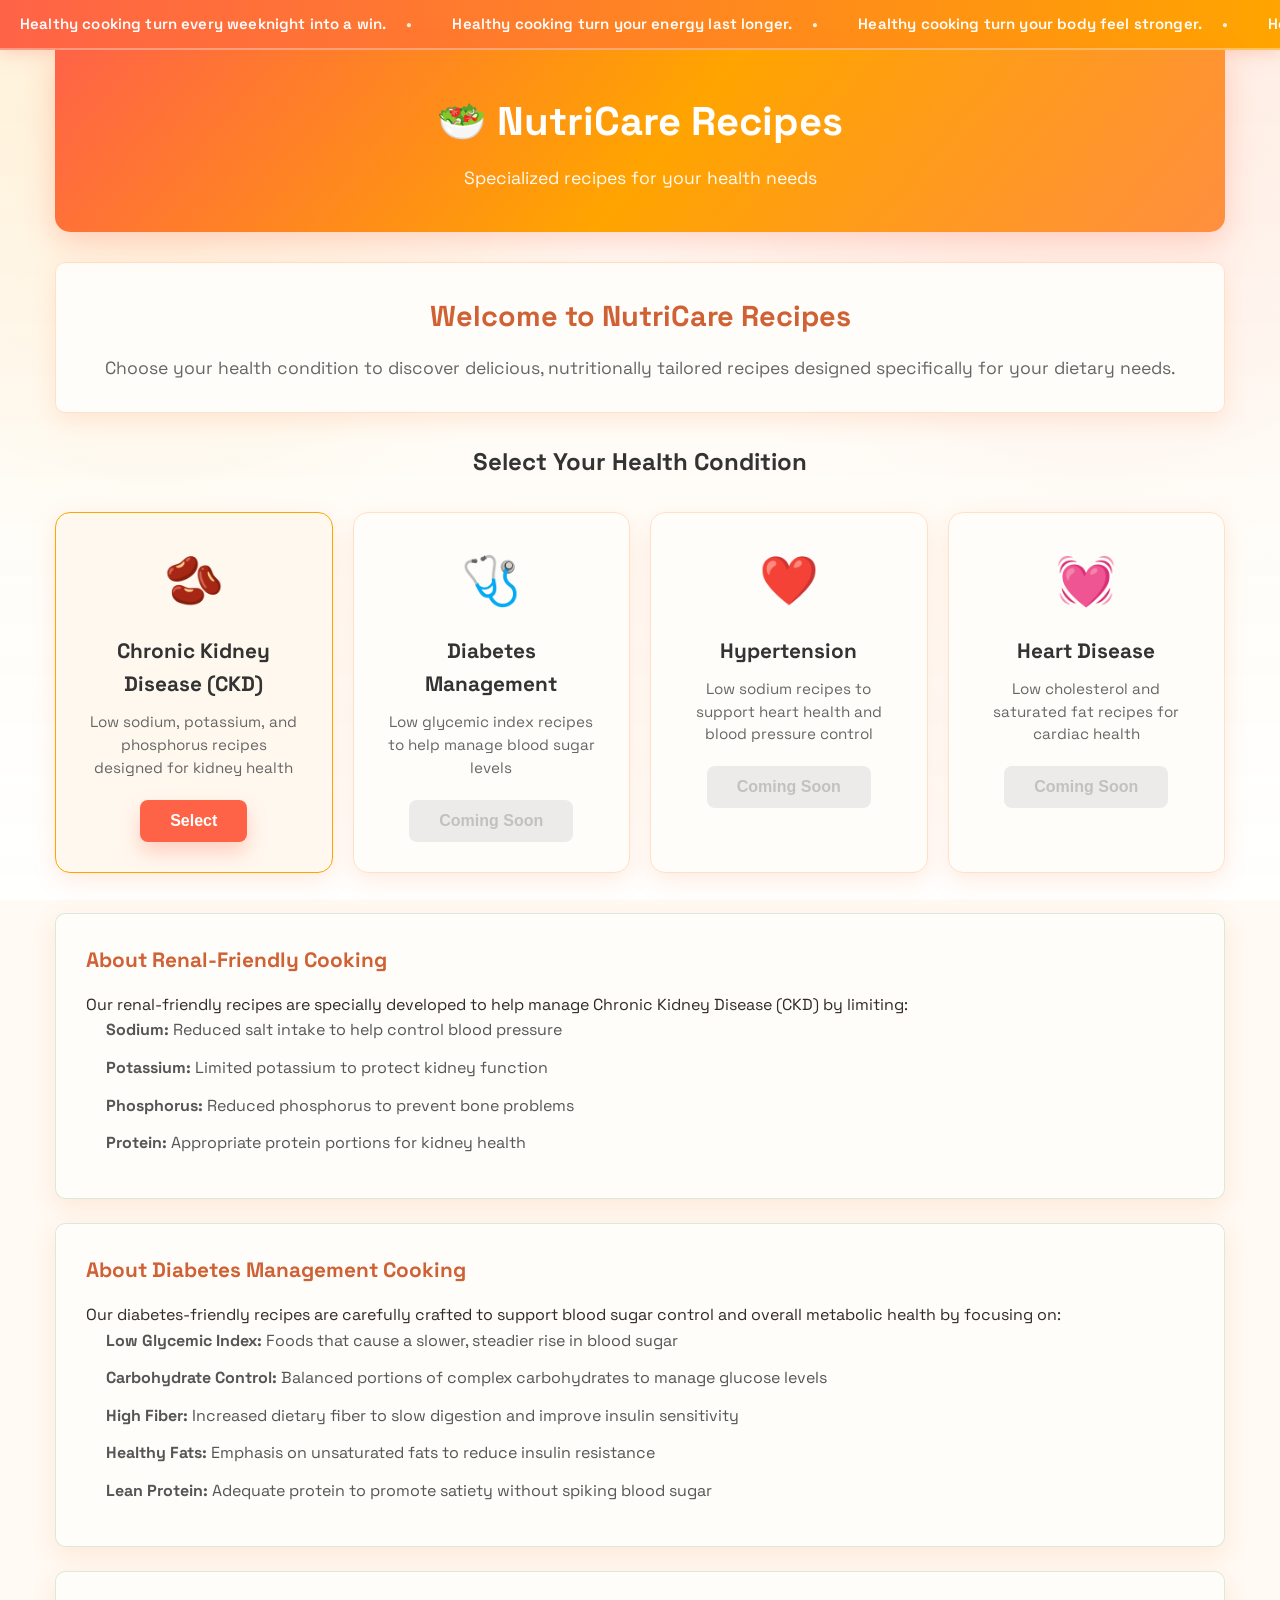
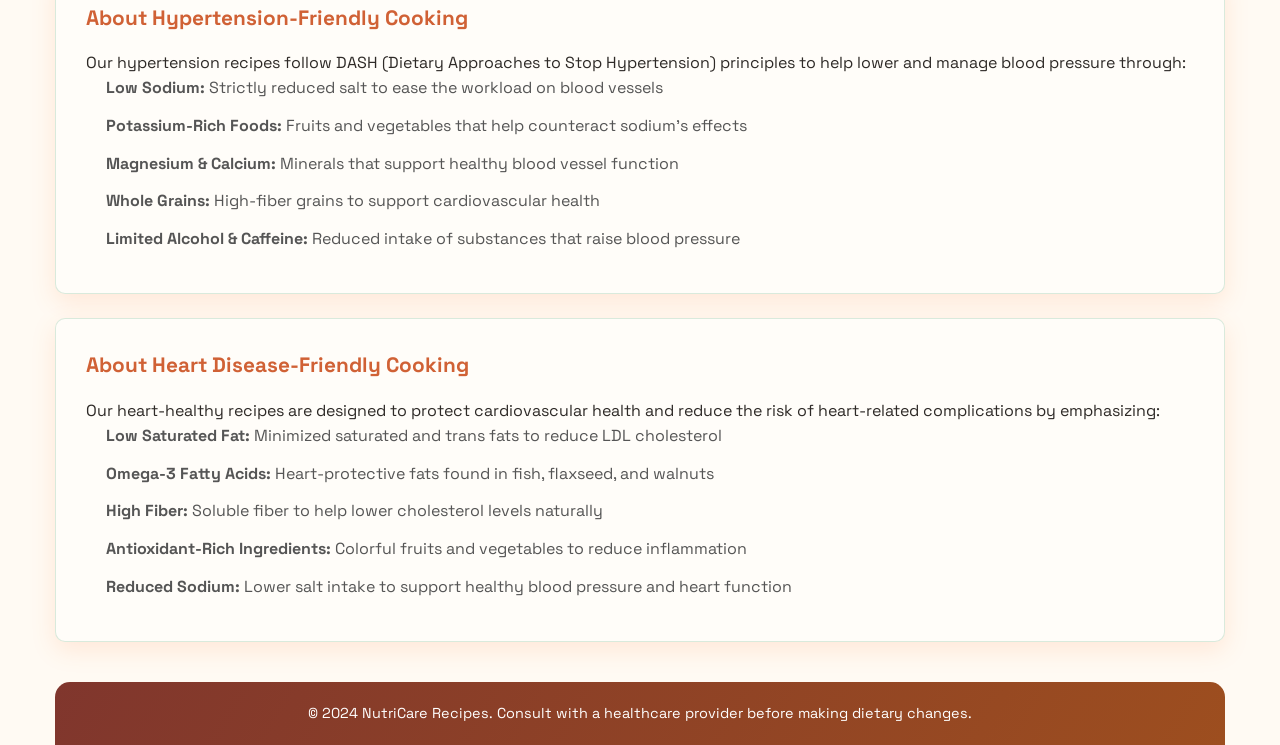
<file: index.html>
<!DOCTYPE html>
<html lang="en">
<head>
    <meta charset="UTF-8">
    <meta name="viewport" content="width=device-width, initial-scale=1.0">
    <title>NutriCare Recipes - Specialized Recipes for Health Conditions</title>
    <link rel="stylesheet" href="css/style.css">
</head>
<body>
    <section class="quote-ticker" aria-label="Healthy quotes ticker">
        <div class="quote-ticker__viewport">
            <div class="quote-ticker__track" id="quoteTickerTrack"></div>
        </div>
    </section>

    <div class="container">
        <!-- Header -->
        <header class="header">
            <div class="header-content">
                <h1>🥗 NutriCare Recipes</h1>
                <p class="tagline">Specialized recipes for your health needs</p>
            </div>
        </header>

        <!-- Main Content -->
        <main class="main-content">
            <div class="intro-section">
                <h2>Welcome to NutriCare Recipes</h2>
                <p>Choose your health condition to discover delicious, nutritionally tailored recipes designed specifically for your dietary needs.</p>
            </div>

            <!-- Health Condition Selector -->
            <section class="conditions-section">
                <h3>Select Your Health Condition</h3>
                <div class="conditions-grid">
                    <!-- Renal Disease -->
                    <div class="condition-card" data-condition="renal">
                        <div class="condition-icon">🫘</div>
                        <h4>Chronic Kidney Disease (CKD)</h4>
                        <p>Low sodium, potassium, and phosphorus recipes designed for kidney health</p>
                        <button class="btn btn-primary" onclick="selectCondition('renal')">Select</button>
                    </div>

                    <!-- Diabetes -->
                    <div class="condition-card" data-condition="diabetes">
                        <div class="condition-icon">🩺</div>
                        <h4>Diabetes Management</h4>
                        <p>Low glycemic index recipes to help manage blood sugar levels</p>
                        <button class="btn btn-secondary" onclick="selectCondition('diabetes')" disabled title="Coming soon">Coming Soon</button>
                    </div>

                    <!-- Hypertension -->
                    <div class="condition-card" data-condition="hypertension">
                        <div class="condition-icon">❤️</div>
                        <h4>Hypertension</h4>
                        <p>Low sodium recipes to support heart health and blood pressure control</p>
                        <button class="btn btn-secondary" onclick="selectCondition('hypertension')" disabled title="Coming soon">Coming Soon</button>
                    </div>

                    <!-- Heart Disease -->
                    <div class="condition-card" data-condition="heart">
                        <div class="condition-icon">💓</div>
                        <h4>Heart Disease</h4>
                        <p>Low cholesterol and saturated fat recipes for cardiac health</p>
                        <button class="btn btn-secondary" onclick="selectCondition('heart')" disabled title="Coming soon">Coming Soon</button>
                    </div>
                </div>
            </section>

            <!-- Information Section -->
            <section class="info-section">
                <div class="info-box">
                    <h3>About Renal-Friendly Cooking</h3>
                    <p>Our renal-friendly recipes are specially developed to help manage Chronic Kidney Disease (CKD) by limiting:</p>
                    <ul>
                        <li><strong>Sodium:</strong> Reduced salt intake to help control blood pressure</li>
                        <li><strong>Potassium:</strong> Limited potassium to protect kidney function</li>
                        <li><strong>Phosphorus:</strong> Reduced phosphorus to prevent bone problems</li>
                        <li><strong>Protein:</strong> Appropriate protein portions for kidney health</li>
                    </ul>
                </div>

                <div class="info-box">
                    <h3>About Diabetes Management Cooking</h3>
                    <p>Our diabetes-friendly recipes are carefully crafted to support blood sugar control and overall metabolic health by focusing on:</p>
                    <ul>
                        <li><strong>Low Glycemic Index:</strong> Foods that cause a slower, steadier rise in blood sugar</li>
                        <li><strong>Carbohydrate Control:</strong> Balanced portions of complex carbohydrates to manage glucose levels</li>
                        <li><strong>High Fiber:</strong> Increased dietary fiber to slow digestion and improve insulin sensitivity</li>
                        <li><strong>Healthy Fats:</strong> Emphasis on unsaturated fats to reduce insulin resistance</li>
                        <li><strong>Lean Protein:</strong> Adequate protein to promote satiety without spiking blood sugar</li>
                    </ul>
                </div>

                <div class="info-box">
                    <h3>About Hypertension-Friendly Cooking</h3>
                    <p>Our hypertension recipes follow DASH (Dietary Approaches to Stop Hypertension) principles to help lower and manage blood pressure through:</p>
                    <ul>
                        <li><strong>Low Sodium:</strong> Strictly reduced salt to ease the workload on blood vessels</li>
                        <li><strong>Potassium-Rich Foods:</strong> Fruits and vegetables that help counteract sodium's effects</li>
                        <li><strong>Magnesium &amp; Calcium:</strong> Minerals that support healthy blood vessel function</li>
                        <li><strong>Whole Grains:</strong> High-fiber grains to support cardiovascular health</li>
                        <li><strong>Limited Alcohol &amp; Caffeine:</strong> Reduced intake of substances that raise blood pressure</li>
                    </ul>
                </div>

                <div class="info-box">
                    <h3>About Heart Disease-Friendly Cooking</h3>
                    <p>Our heart-healthy recipes are designed to protect cardiovascular health and reduce the risk of heart-related complications by emphasizing:</p>
                    <ul>
                        <li><strong>Low Saturated Fat:</strong> Minimized saturated and trans fats to reduce LDL cholesterol</li>
                        <li><strong>Omega-3 Fatty Acids:</strong> Heart-protective fats found in fish, flaxseed, and walnuts</li>
                        <li><strong>High Fiber:</strong> Soluble fiber to help lower cholesterol levels naturally</li>
                        <li><strong>Antioxidant-Rich Ingredients:</strong> Colorful fruits and vegetables to reduce inflammation</li>
                        <li><strong>Reduced Sodium:</strong> Lower salt intake to support healthy blood pressure and heart function</li>
                    </ul>
                </div>
            </section>
        </main>

        <!-- Footer -->
        <footer class="footer">
            <p>&copy; 2024 NutriCare Recipes. Consult with a healthcare provider before making dietary changes.</p>
        </footer>
    </div>

    <script src="js/quotes.js"></script>
    <script src="js/app.js"></script>
</body>
</html>
</file>
<file: css/style.css>
@import url('https://fonts.googleapis.com/css2?family=Space+Grotesk:wght@400;500;600;700&display=swap');

/* Global Styles */
* {
    margin: 0;
    padding: 0;
    box-sizing: border-box;
}

body {
    font-family: 'Segoe UI', Tahoma, Geneva, Verdana, sans-serif;
    line-height: 1.6;
    color: #333;
    background-color: #f8f9fa;
}

.container {
    max-width: 1200px;
    margin: 0 auto;
    padding: 0 15px;
    min-height: 100vh;
    display: flex;
    flex-direction: column;
}
.quote-ticker {
    width: 100%;
    background: linear-gradient(90deg, #ff6347 0%, #ffa400 100%);
    color: #fff;
    border-bottom: 2px solid rgba(255, 255, 255, 0.35);
    box-shadow: 0 4px 14px rgba(255, 99, 71, 0.22);
    overflow: hidden;
}

.quote-ticker__viewport {
    overflow: hidden;
    white-space: nowrap;
}

.quote-ticker__track {
    display: inline-flex;
    width: max-content;
    will-change: transform;
    animation: quoteTickerRun 240s linear infinite;
}

.quote-ticker__segment {
    display: inline-flex;
    align-items: center;
    flex-shrink: 0;
}

.quote-ticker__item {
    display: inline-block;
    padding: 12px 20px;
    font-weight: 600;
    font-size: 0.94em;
    letter-spacing: 0.01em;
    white-space: nowrap;
}

.quote-ticker__item::after {
    content: "•";
    margin-left: 20px;
    opacity: 0.85;
}

.quote-ticker:hover .quote-ticker__track {
    animation-play-state: paused;
}

/* Header Styles */
.header {
    background: #8b7566;
    color: white;
    padding: 40px 0;
    text-align: center;
    margin-bottom: 30px;
    border-radius: 0 0 15px 15px;
    box-shadow: 0 2px 8px rgba(0, 0, 0, 0.1);
}

.header h1 {
    font-size: 2.5em;
    margin-bottom: 10px;
    font-weight: 700;
}

.header .tagline {
    font-size: 1.1em;
    opacity: 0.95;
}

.breadcrumb {
    margin-top: 15px;
    font-size: 0.9em;
    opacity: 0.8;
}

.breadcrumb a {
    color: white;
    text-decoration: none;
    transition: opacity 0.3s;
}

.breadcrumb a:hover {
    opacity: 0.7;
}

/* Main Content */
.main-content {
    flex: 1;
}

/* Intro Section */
.intro-section {
    background: white;
    padding: 30px;
    border-radius: 10px;
    margin-bottom: 30px;
    box-shadow: 0 2px 8px rgba(0, 0, 0, 0.1);
    text-align: center;
}

.intro-section h2 {
    color: #8b7566;
    margin-bottom: 15px;
    font-size: 1.8em;
}

.intro-section p {
    color: #666;
    font-size: 1.1em;
}

/* Conditions Section */
.conditions-section {
    margin-bottom: 40px;
    text-align: center;
}

.conditions-section h3 {
    color: #333;
    margin-bottom: 30px;
    font-size: 1.5em;
}

.conditions-grid {
    display: grid;
    grid-template-columns: repeat(auto-fit, minmax(250px, 1fr));
    gap: 20px;
    margin-bottom: 20px;
}

.condition-card {
    background: white;
    padding: 30px;
    border-radius: 15px;
    box-shadow: 0 4px 12px rgba(0, 0, 0, 0.1);
    transition: transform 0.3s, box-shadow 0.3s;
    text-align: center;
    border: 2px solid transparent;
}

.condition-card:hover {
    transform: translateY(-5px);
    box-shadow: 0 8px 20px rgba(0, 0, 0, 0.15);
}

.condition-card[data-condition="renal"] {
    border-color: #c9a876;
    background: #fffaf5;
}

.condition-icon {
    font-size: 3em;
    margin-bottom: 15px;
}

.condition-card h4 {
    color: #333;
    margin-bottom: 10px;
    font-size: 1.3em;
}

.condition-card p {
    color: #666;
    margin-bottom: 20px;
    font-size: 0.95em;
    line-height: 1.5;
}

/* Button Styles */
.btn {
    padding: 12px 30px;
    border: none;
    border-radius: 8px;
    font-size: 1em;
    cursor: pointer;
    transition: all 0.3s;
    font-weight: 600;
}

.btn-primary {
    background: #8b7566;
    color: white;
}

.btn-primary:hover:not(:disabled) {
    background: #7a6555;
    box-shadow: 0 4px 12px rgba(0, 0, 0, 0.12);
}

.btn-secondary {
    background: #e0e0e0;
    color: #999;
    cursor: not-allowed;
}

.btn-secondary:disabled {
    opacity: 0.6;
}

/* Info Section */
.info-section {
    margin-top: 40px;
}

.info-box {
    background: white;
    padding: 30px;
    border-radius: 10px;
    box-shadow: 0 2px 8px rgba(0, 0, 0, 0.1);
    border-left: 5px solid #c9a876;
    margin-bottom: 24px;
}

.info-box:last-child {
    margin-bottom: 0;
}

.info-box h3 {
    color: #8b7566;
    margin-bottom: 15px;
    font-size: 1.3em;
}

.info-box ul {
    margin-left: 20px;
    list-style: none;
}

.info-box li {
    margin-bottom: 12px;
    color: #555;
    line-height: 1.6;
}

/* Cuisine Selector */
.cuisine-selector {
    background: white;
    padding: 30px;
    border-radius: 10px;
    margin-bottom: 30px;
    box-shadow: 0 2px 8px rgba(0, 0, 0, 0.1);
}

.cuisine-selector h2 {
    color: #333;
    margin-bottom: 20px;
    text-align: center;
}

.renal-guidance-panel {
    background: #fffaf5;
    border: 1px solid var(--ring);
    border-left: 4px solid #c9a876;
    padding: 20px;
    border-radius: 10px;
    margin-bottom: 24px;
}

.renal-guidance-panel h3 {
    color: #8b7566;
    margin-bottom: 8px;
}

.renal-guidance-panel p {
    color: #445;
    margin-bottom: 12px;
}

.renal-guidance-targets {
    display: flex;
    gap: 10px;
    flex-wrap: wrap;
}

.guidance-target {
    background: white;
    border: 1px solid var(--ring);
    border-radius: 8px;
    padding: 8px 12px;
    font-weight: 600;
    color: #8b7566;
}

.cuisine-tabs {
    display: flex;
    gap: 10px;
    justify-content: center;
    flex-wrap: wrap;
}

.tab-btn {
    padding: 12px 25px;
    border: 2px solid #ddd;
    background: white;
    border-radius: 25px;
    cursor: pointer;
    font-size: 1em;
    transition: all 0.3s;
    font-weight: 600;
}

.tab-btn:hover {
    border-color: #c9a876;
    color: #8b7566;
}

.tab-btn.active {
    background: #8b7566;
    color: white;
    border-color: transparent;
}

/* Search Section */
.search-section {
    background: white;
    padding: 25px;
    border-radius: 10px;
    margin-bottom: 25px;
    box-shadow: 0 2px 8px rgba(0, 0, 0, 0.1);
}

.search-box {
    display: flex;
    gap: 10px;
    margin-bottom: 15px;
}

.search-box input {
    flex: 1;
    padding: 12px 15px;
    border: 2px solid #ddd;
    border-radius: 8px;
    font-size: 1em;
    transition: border-color 0.3s;
}

.search-box input:focus {
    outline: none;
    border-color: #c9a876;
}

.search-box button {
    padding: 12px 25px;
    background: #8b7566;
    color: white;
    border: none;
    border-radius: 8px;
    cursor: pointer;
    font-weight: 600;
    transition: background 0.3s;
}

.search-box button:hover {
    background: #7a6555;
}

.filter-options {
    display: flex;
    gap: 15px;
    flex-wrap: wrap;
}

.filter-options select {
    padding: 10px 15px;
    border: 2px solid #ddd;
    border-radius: 8px;
    font-size: 0.95em;
    cursor: pointer;
    background: white;
    transition: border-color 0.3s;
}

.filter-options select:focus {
    outline: none;
    border-color: #c9a876;
}

/* Recipe Count */
.recipe-count {
    text-align: center;
    margin-bottom: 20px;
    color: #666;
}

/* Recipes Grid */
.recipes-grid {
    display: grid;
    grid-template-columns: repeat(auto-fill, minmax(280px, 1fr));
    gap: 25px;
    margin-bottom: 40px;
}

.recipe-card {
    background: white;
    border-radius: 12px;
    overflow: hidden;
    box-shadow: 0 4px 12px rgba(0, 0, 0, 0.1);
    transition: transform 0.3s, box-shadow 0.3s;
    cursor: pointer;
    display: flex;
    flex-direction: column;
}

.recipe-card:hover {
    transform: translateY(-8px);
    box-shadow: 0 8px 20px rgba(0, 0, 0, 0.15);
}

.recipe-image {
    width: 100%;
    height: 200px;
    background: #8b7566;
    display: flex;
    align-items: center;
    justify-content: center;
    font-size: 3em;
    color: white;
}

.recipe-content {
    padding: 20px;
    flex: 1;
    display: flex;
    flex-direction: column;
}

.recipe-cuisine {
    display: inline-block;
    background: #f0f0f0;
    color: #8b7566;
    padding: 5px 12px;
    border-radius: 20px;
    font-size: 0.8em;
    font-weight: 600;
    margin-bottom: 10px;
    width: fit-content;
}

.recipe-card h3 {
    color: #333;
    margin-bottom: 10px;
    font-size: 1.2em;
    line-height: 1.4;
}

.recipe-details {
    display: flex;
    gap: 15px;
    margin-bottom: 15px;
    flex-wrap: wrap;
    font-size: 0.9em;
    color: #666;
}

.recipe-detail-item {
    display: flex;
    align-items: center;
    gap: 5px;
}

.recipe-description {
    color: #666;
    font-size: 0.95em;
    margin-bottom: 15px;
    flex: 1;
    line-height: 1.5;
}

.serving-weight-text {
    font-size: 0.85em;
    color: #666;
    margin-bottom: 10px;
}

.recipe-nutrition {
    display: flex;
    gap: 10px;
    padding-top: 15px;
    border-top: 1px solid #eee;
    flex-wrap: wrap;
}

.nutrition-badge {
    background: #f0f0f0;
    padding: 8px 12px;
    border-radius: 6px;
    font-size: 0.85em;
    color: #555;
}

.nutrition-badge strong {
    color: #8b7566;
}

.nutrition-total {
    margin-top: 10px;
    font-size: 0.9em;
    color: #8b7566;
    font-weight: 600;
}

.recipe-card .btn {
    margin-top: auto;
    width: 100%;
    text-align: center;
}

/* Modal Styles */
.modal {
    position: fixed;
    z-index: 1000;
    left: 0;
    top: 0;
    width: 100%;
    height: 100%;
    background-color: rgba(0, 0, 0, 0.5);
    animation: fadeIn 0.3s;
}

@keyframes fadeIn {
    from { opacity: 0; }
    to { opacity: 1; }
}

.modal-content {
    background-color: white;
    margin: 5% auto;
    padding: 0;
    border-radius: 12px;
    width: 90%;
    max-width: 800px;
    max-height: 90vh;
    overflow-y: auto;
    box-shadow: 0 10px 40px rgba(0, 0, 0, 0.3);
    animation: slideIn 0.3s;
}

@keyframes slideIn {
    from {
        transform: translateY(-50px);
        opacity: 0;
    }
    to {
        transform: translateY(0);
        opacity: 1;
    }
}

.close {
    color: #999;
    float: right;
    font-size: 28px;
    font-weight: bold;
    cursor: pointer;
    padding: 15px;
}

.close:hover,
.close:focus {
    color: #333;
}

.recipe-detail {
    padding: 30px;
}

.recipe-detail h2 {
    color: #8b7566;
    margin-bottom: 20px;
    font-size: 2em;
}

.recipe-detail-info {
    display: grid;
    grid-template-columns: repeat(auto-fit, minmax(200px, 1fr));
    gap: 20px;
    margin-bottom: 30px;
}

.detail-info-box {
    background: #f9f9f9;
    padding: 15px;
    border-radius: 8px;
    border-left: 4px solid #c9a876;
}

.detail-info-box h4 {
    color: #8b7566;
    margin-bottom: 8px;
    font-size: 0.9em;
    text-transform: uppercase;
}

.detail-info-box p {
    font-size: 1.1em;
    color: #333;
    font-weight: 600;
}

.recipe-detail h3 {
    color: #333;
    margin-top: 25px;
    margin-bottom: 15px;
    border-bottom: 2px solid #e8ddd0;
    padding-bottom: 10px;
}

.ingredients-list {
    list-style: none;
    margin-bottom: 30px;
}

.ingredients-list li {
    padding: 8px 0;
    padding-left: 25px;
    position: relative;
    color: #555;
}

.ingredients-list li:before {
    content: "✓";
    position: absolute;
    left: 0;
    color: #8b7566;
    font-weight: bold;
}

.instructions-list {
    list-style: none;
    counter-reset: step-counter;
}

.instructions-list li {
    counter-increment: step-counter;
    padding: 15px 0;
    padding-left: 40px;
    position: relative;
    color: #555;
    line-height: 1.6;
}

.instructions-list li:before {
    content: counter(step-counter);
    position: absolute;
    left: 0;
    top: 15px;
    background: #c9a876;
    color: white;
    width: 30px;
    height: 30px;
    border-radius: 50%;
    display: flex;
    align-items: center;
    justify-content: center;
    font-weight: bold;
}

.nutrition-info {
    background: #f9f9f9;
    padding: 20px;
    border-radius: 8px;
    margin-bottom: 20px;
}

.nutrition-grid {
    display: grid;
    grid-template-columns: repeat(auto-fit, minmax(150px, 1fr));
    gap: 15px;
}

.nutrition-item {
    background: white;
    padding: 15px;
    border-radius: 8px;
    text-align: center;
    border: 2px solid #eee;
}

.nutrition-item .label {
    color: #999;
    font-size: 0.85em;
    text-transform: uppercase;
    margin-bottom: 8px;
}

.nutrition-item .value {
    color: #8b7566;
    font-size: 1.5em;
    font-weight: bold;
}

.renal-note {
    background: #fffaf5;
    border-left: 4px solid #c9a876;
    padding: 15px;
    border-radius: 8px;
    margin-top: 20px;
}

.renal-note h4 {
    color: #8b7566;
    margin-bottom: 8px;
}

.renal-note p {
    color: #9d8b7e;
    font-size: 0.95em;
    line-height: 1.6;
}

.renal-guidance {
    background: #fffaf5;
    border: 1px solid var(--ring);
    border-radius: 8px;
    padding: 15px;
    margin-bottom: 18px;
}

.renal-guidance h4 {
    color: #8b7566;
    margin-bottom: 10px;
}

.renal-guidance-grid {
    display: grid;
    grid-template-columns: repeat(auto-fit, minmax(170px, 1fr));
    gap: 10px;
}

.renal-guidance-item {
    background: white;
    border: 1px solid var(--ring);
    border-radius: 8px;
    padding: 10px;
}

.guidance-label {
    color: #556;
    font-size: 0.8em;
    text-transform: uppercase;
    margin-bottom: 6px;
}

.guidance-value {
    color: #8b7566;
    font-size: 1.1em;
    font-weight: 700;
    margin-bottom: 4px;
}

.guidance-status {
    color: #556;
    font-size: 0.8em;
    line-height: 1.4;
}

/* Footer */
.footer {
    background: #333;
    color: white;
    text-align: center;
    padding: 20px;
    margin-top: 40px;
    border-radius: 15px 15px 0 0;
}

.footer p {
    font-size: 0.9em;
}

.ingredient-result-nutrition {
    display: flex;
    justify-content: space-between;
    gap: 10px;
    margin-top: 8px;
    font-size: 0.85em;
    color: #8b7566;
    font-weight: 600;
}

/* Theme Refresh */
:root {
    --bg: #fffaf3;
    --surface: #fffdf9;
    --surface-2: #ffffff;
    --ink: #2e2a27;
    --muted: #7f756d;
    --accent: #ff6347;
    --accent-2: #ffa400;
    --earth: #d06135;
    --ring: #ffe0c8;
    --shadow: 0 8px 24px rgba(255, 125, 58, 0.15);
}

body {
    font-family: 'Space Grotesk', 'Segoe UI', Tahoma, Geneva, Verdana, sans-serif;
    color: var(--ink);
    background: var(--bg);
    position: relative;
}

body::before {
    content: "";
    position: fixed;
    inset: 0;
    pointer-events: none;
    z-index: -1;
    background:
        radial-gradient(circle at 12% 10%, rgba(255, 164, 0, 0.13), transparent 34%),
        radial-gradient(circle at 86% 8%, rgba(255, 99, 71, 0.11), transparent 36%),
        linear-gradient(180deg, rgba(255, 249, 240, 0.95), rgba(255, 255, 255, 0.88));
}

.header {
    background: linear-gradient(130deg, #ff6347 0%, #ffa400 52%, #ff8f3f 100%);
    box-shadow: 0 10px 30px rgba(255, 99, 71, 0.26);
    animation: headerRise 0.7s ease both;
}

.intro-section,
.cuisine-selector,
.search-section,
.condition-card,
.recipe-card,
.info-box,
.renal-guidance-panel {
    background: var(--surface);
    box-shadow: var(--shadow);
    border: 1px solid var(--ring);
}

.btn-primary,
.tab-btn.active,
.result-recipe-btn,
.download-btn,
.ingredient-finder-section,
.match-badge {
    background: var(--accent);
}

.btn-primary:hover:not(:disabled),
.result-recipe-btn:hover,
.download-btn:hover {
    background: #e65439;
    box-shadow: 0 10px 24px rgba(255, 99, 71, 0.36);
}

.breadcrumb a,
.recipe-card h3,
.info-box h3,
.recipe-detail h2,
.recipe-cuisine,
.guidance-value,
.nutrition-item .value,
.results-header h3 {
    color: var(--earth);
}

.search-box input,
.filter-options select,
.tab-btn {
    border-color: var(--ring);
}

.intro-section h2,
.info-box {
    border-color: rgba(47, 143, 91, 0.18);
}

.intro-section h2,
.info-box h3,
.detail-info-box h4,
.recipe-detail h3,
.ingredients-list li:before,
.instructions-list li:before,
.nutrition-badge strong {
    color: var(--earth);
}

.recipe-detail h3 {
    border-bottom-color: #ffd7ba;
}

.detail-info-box {
    border-left-color: var(--accent-2);
}

.instructions-list li:before {
    background: var(--accent-2);
    color: #fff;
}

.condition-card[data-condition="renal"] {
    border-color: var(--accent-2);
    background: #fff8ef;
}

.renal-guidance-panel {
    background: #fff8ef;
    border: 1px solid var(--ring);
    border-left: 4px solid var(--accent-2);
}

.renal-guidance-panel h3,
.guidance-target,
.guidance-value,
.nutrition-total,
.ingredient-result-nutrition {
    color: var(--earth);
}

.renal-guidance-panel p {
    color: var(--muted);
}

.guidance-target {
    border-color: var(--ring);
}

.search-box button {
    background: var(--accent);
    color: white;
    border: none;
}

.search-box button:hover {
    background: #e65439;
}

.search-box input:focus,
.filter-options select:focus,
.tab-btn:hover {
    border-color: var(--accent-2);
    color: var(--earth);
}

.nutrition-badge,
.guidance-target,
.detail-info-box,
.nutrition-item,
.renal-guidance-item {
    background: var(--surface-2);
    border-color: #eee4d8;
}

.recipe-detail-layout {
    display: grid;
    grid-template-columns: minmax(0, 1fr) 330px;
    gap: 24px;
    align-items: start;
}

.recipe-main-column {
    min-width: 0;
}

.recipe-side-column {
    background: #fff8ef;
    border: 1px solid var(--ring);
    border-radius: 12px;
    padding: 16px;
    position: sticky;
    top: 12px;
}

.recipe-side-column h3 {
    margin-top: 4px;
}

.nutrition-info,
.renal-guidance,
.renal-note {
    margin-bottom: 14px;
}

.footer {
    background: linear-gradient(120deg, #80362d 0%, #9d4e1f 100%);
    color: white;
}

.tab-btn.active,
.btn-primary,
.result-recipe-btn,
.download-btn,
.find-recipes-btn {
    box-shadow: 0 10px 20px rgba(255, 99, 71, 0.28);
}

.btn-primary:hover,
.result-recipe-btn:hover,
.download-btn:hover,
.find-recipes-btn:hover {
    transform: translateY(-2px);
}

/* Loading State */
.loading {
    text-align: center;
    color: #999;
    padding: 40px;
    font-size: 1.1em;
}

/* Responsive Design */
@media (max-width: 768px) {
    .header h1 {
        font-size: 1.8em;
    }

    .conditions-grid {
        grid-template-columns: 1fr;
    }

    .cuisine-tabs {
        flex-direction: column;
    }

    .tab-btn {
        width: 100%;
    }

    .search-box {
        flex-direction: column;
    }

    .filter-options {
        flex-direction: column;
    }

    .filter-options select {
        width: 100%;
    }

    .recipes-grid {
        grid-template-columns: 1fr;
    }

    .recipe-detail-info {
        grid-template-columns: 1fr;
    }

    .modal-content {
        width: 95%;
        margin: 20% auto;
    }

    .recipe-detail {
        padding: 20px;
    }

    .close {
        padding: 10px;
    }

    .recipe-detail-layout {
        grid-template-columns: 1fr;
    }

    .recipe-side-column {
        position: static;
    }
}

/* Ingredient Finder Section Styles */
.ingredient-finder-section {
    background: linear-gradient(140deg, #ff7a5f 0%, #ff6347 50%, #ffa400 100%);
    padding: 30px;
    border-radius: 12px;
    margin-bottom: 40px;
    color: white;
    box-shadow: 0 16px 32px rgba(255, 99, 71, 0.3);
}

.ingredient-finder-section h2 {
    font-size: 1.8em;
    margin-bottom: 10px;
    color: white;
}

.ingredient-finder-section p {
    font-size: 1em;
    opacity: 0.95;
    margin-bottom: 25px;
}

.ingredient-input-wrapper {
    position: relative;
    margin-bottom: 20px;
}

.ingredient-input {
    width: 100%;
    padding: 12px 16px;
    font-size: 1em;
    border: 2px solid rgba(255, 255, 255, 0.3);
    border-radius: 8px;
    background: rgba(255, 255, 255, 0.95);
    color: #333;
    transition: all 0.3s ease;
}

.ingredient-input:focus {
    outline: none;
    border-color: white;
    background: white;
    box-shadow: 0 0 0 3px rgba(255, 255, 255, 0.2);
}

.ingredient-list-panel {
    margin: 18px 0 20px;
    padding: 16px;
    border-radius: 10px;
    background: rgba(255, 255, 255, 0.14);
    border: 1px solid rgba(255, 255, 255, 0.22);
}

.ingredient-list-header {
    display: flex;
    align-items: center;
    justify-content: space-between;
    flex-wrap: wrap;
    gap: 16px;
    margin-bottom: 14px;
}

.ingredient-list-header h4 {
    width: 100%;
    margin: 0;
    color: white;
    font-size: 1rem;
    letter-spacing: 0.02em;
}

.ingredient-list-header p {
    margin: 0;
}

.ingredient-clear-btn {
    background: rgba(255, 255, 255, 0.96);
    color: #b94f2c;
    border: none;
    white-space: nowrap;
}

.ingredient-list {
    display: flex;
    flex-wrap: wrap;
    gap: 10px;
    min-height: 56px;
    max-height: 220px;
    overflow-y: auto;
    padding-right: 4px;
}

.ingredient-option {
    padding: 8px 14px;
    border-radius: 999px;
    border: 1px solid rgba(255, 255, 255, 0.38);
    background: rgba(255, 255, 255, 0.12);
    color: white;
    cursor: pointer;
    transition: background 0.2s ease, transform 0.2s ease, border-color 0.2s ease;
}

.ingredient-option:hover {
    background: rgba(255, 255, 255, 0.22);
    transform: translateY(-1px);
}

.ingredient-option.active {
    background: white;
    color: #c9572f;
    border-color: white;
    font-weight: 600;
}

.ingredient-list-empty {
    width: 100%;
    margin: 0;
    color: rgba(255, 255, 255, 0.9);
    font-style: italic;
}

.ingredient-suggestions {
    position: absolute;
    top: 100%;
    left: 0;
    right: 0;
    background: white;
    border-radius: 8px;
    max-height: 250px;
    overflow-y: auto;
    margin-top: 5px;
    display: none;
    z-index: 100;
    box-shadow: 0 8px 16px rgba(0, 0, 0, 0.15);
}

.ingredient-suggestions.active {
    display: block;
}

.suggestion-item {
    padding: 12px 16px;
    cursor: pointer;
    color: #333;
    font-size: 0.95em;
    transition: background 0.2s ease;
    border-bottom: 1px solid #f0f0f0;
}

.suggestion-item:last-child {
    border-bottom: none;
}

.suggestion-item:hover {
    background: #fff1e4;
    color: #d06135;
    font-weight: 500;
}

.selected-ingredients-wrapper {
    margin-bottom: 20px;
}

.selected-ingredients-label {
    font-size: 0.95em;
    margin-bottom: 10px;
    opacity: 0.9;
    display: block;
}

.selected-ingredients {
    display: flex;
    flex-wrap: wrap;
    gap: 10px;
    min-height: 35px;
    padding-bottom: 10px;
}

.ingredient-tag {
    background: rgba(255, 255, 255, 0.25);
    color: white;
    padding: 8px 12px;
    border-radius: 20px;
    font-size: 0.9em;
    display: inline-flex;
    align-items: center;
    gap: 8px;
    border: 1px solid rgba(255, 255, 255, 0.4);
    backdrop-filter: blur(10px);
    animation: slideInTag 0.3s ease;
}

@keyframes slideInTag {
    from {
        opacity: 0;
        transform: translateY(-10px);
    }
    to {
        opacity: 1;
        transform: translateY(0);
    }
}

.ingredient-tag-remove {
    cursor: pointer;
    font-weight: bold;
    font-size: 1.1em;
    transition: transform 0.2s ease;
}

.ingredient-tag-remove:hover {
    transform: scale(1.3);
}

.find-recipes-btn {
    width: 100%;
    padding: 14px 24px;
    font-size: 1em;
    font-weight: 600;
    background: #ffffff;
    color: #d9543a;
    border: none;
    border-radius: 8px;
    cursor: pointer;
    transition: all 0.3s ease;
    text-transform: uppercase;
    letter-spacing: 0.5px;
    box-shadow: 0 2px 8px rgba(0, 0, 0, 0.08);
}

.find-recipes-btn:hover {
    background: #fff2ea;
    transform: translateY(-2px);
    box-shadow: 0 8px 18px rgba(255, 99, 71, 0.24);
}

.find-recipes-btn:active {
    transform: translateY(0);
}

.find-recipes-btn:disabled {
    opacity: 0.6;
    cursor: not-allowed;
    transform: none;
}

.ingredient-results {
    margin-top: 40px;
}

.calculator-drawer-toggle {
    position: fixed;
    top: 50%;
    right: 18px;
    transform: translateY(-50%);
    z-index: 1100;
    border: none;
    border-radius: 999px;
    padding: 14px 18px;
    background: linear-gradient(135deg, #ff6c47 0%, #ff8f47 100%);
    color: white;
    font-weight: 700;
    box-shadow: 0 16px 30px rgba(176, 79, 36, 0.3);
    cursor: pointer;
    transition: transform 0.25s ease, right 0.25s ease, box-shadow 0.25s ease;
}

.calculator-drawer-toggle:hover {
    transform: translateY(calc(-50% - 2px));
    box-shadow: 0 20px 34px rgba(176, 79, 36, 0.36);
}

.calculator-drawer-toggle.is-open {
    right: min(480px, 100vw - 92px);
}

.calculator-drawer-overlay {
    position: fixed;
    inset: 0;
    background: rgba(56, 31, 23, 0.3);
    opacity: 0;
    pointer-events: none;
    transition: opacity 0.25s ease;
    z-index: 1080;
}

.calculator-drawer-overlay.is-open {
    opacity: 1;
    pointer-events: auto;
}

.calculator-drawer {
    position: fixed;
    top: 0;
    right: 0;
    width: min(460px, 100vw);
    height: 100vh;
    background: #fff7ef;
    box-shadow: -22px 0 48px rgba(62, 31, 20, 0.18);
    transform: translateX(100%);
    transition: transform 0.3s ease;
    z-index: 1090;
}

.calculator-drawer.is-open {
    transform: translateX(0);
}

.calculator-drawer-shell {
    height: 100%;
    overflow-y: auto;
    padding: 22px;
}

.calculator-drawer-header {
    display: flex;
    align-items: start;
    justify-content: space-between;
    gap: 16px;
    margin-bottom: 18px;
}

.calculator-drawer-header h3 {
    margin: 0 0 8px;
    color: #8d4426;
}

.calculator-drawer-header p {
    margin: 0;
    color: #7b5a47;
}

.calculator-drawer-close {
    border: none;
    background: #ffe0cf;
    color: #9f431d;
    border-radius: 999px;
    width: 38px;
    height: 38px;
    font-size: 1.5rem;
    line-height: 1;
    cursor: pointer;
}

.food-calculator-section {
    background: transparent;
    border: none;
    border-radius: 0;
    padding: 0;
    margin-bottom: 0;
    box-shadow: none;
}

.food-calculator-section .finder-header h3 {
    color: #9b4c27;
}

.food-calculator-section .finder-header p {
    color: #7b5a47;
}

.calculator-layout {
    display: grid;
    grid-template-columns: 1fr;
    gap: 18px;
    margin-bottom: 24px;
}

.calculator-builder-card,
.calculator-summary-card,
.calculator-ingredients-card {
    background: white;
    border-radius: 12px;
    padding: 22px;
    box-shadow: 0 10px 24px rgba(128, 54, 45, 0.08);
}

.calculator-label {
    display: block;
    font-weight: 600;
    color: #7b402b;
    margin-bottom: 8px;
}

.calculator-select,
.calculator-number-input {
    width: 100%;
    border: 1px solid #e2c9b5;
    border-radius: 10px;
    padding: 12px 14px;
    background: #fffdf9;
    color: #4b372a;
    font-size: 0.98em;
}

.calculator-select {
    min-height: 260px;
}

.calculator-controls-row {
    display: flex;
    gap: 16px;
    align-items: end;
    margin-top: 16px;
}

.calculator-input-group {
    flex: 1;
}

.calculator-add-btn {
    min-width: 170px;
    height: 48px;
}

.calculator-footnote {
    color: #8b6a58;
    font-size: 0.92em;
    margin-top: 12px;
    margin-bottom: 0;
}

.calculator-summary-card h4,
.calculator-ingredients-card h4 {
    color: #9b4c27;
    margin-bottom: 16px;
}

.calculator-total-grid {
    display: grid;
    grid-template-columns: repeat(2, minmax(0, 1fr));
    gap: 14px;
}

.calculator-total-item {
    background: #fff5ee;
    border: 1px solid #f1d0ba;
    border-radius: 10px;
    padding: 14px;
}

.calculator-total-label {
    display: block;
    font-size: 0.88em;
    color: #8a654f;
    margin-bottom: 6px;
}

.calculator-total-item strong {
    color: #7f3924;
    font-size: 1.05em;
}

.calculator-ingredients-header {
    display: flex;
    align-items: center;
    justify-content: space-between;
    gap: 16px;
    margin-bottom: 16px;
}

.calculator-table-wrapper {
    overflow-x: auto;
}

.calculator-table {
    width: 100%;
    border-collapse: collapse;
}

.calculator-table th,
.calculator-table td {
    padding: 12px 10px;
    border-bottom: 1px solid #f0dfd3;
    text-align: left;
    color: #5b463a;
}

.calculator-table th {
    color: #8a4c2e;
    font-size: 0.9em;
    background: #fff8f2;
}

.calculator-empty-state {
    text-align: center;
    color: #9a8578;
    font-style: italic;
}

.calculator-remove-btn {
    border: none;
    background: #ffe2d2;
    color: #9a3f1e;
    border-radius: 999px;
    padding: 8px 10px;
    cursor: pointer;
}

.calculator-remove-btn:hover {
    background: #ffd2bc;
}

.ingredient-results h3 {
    color: #333;
    margin-bottom: 20px;
    font-size: 1.4em;
}

.no-results {
    text-align: center;
    padding: 40px 20px;
    color: #999;
    background: #f9f9f9;
    border-radius: 8px;
    font-size: 1.05em;
}

.results-grid {
    display: grid;
    grid-template-columns: repeat(auto-fill, minmax(280px, 1fr));
    gap: 24px;
}

.result-recipe-card {
    background: white;
    border-radius: 12px;
    overflow: hidden;
    box-shadow: 0 4px 12px rgba(0, 0, 0, 0.1);
    transition: all 0.3s ease;
    display: flex;
    flex-direction: column;
    position: relative;
}

.result-recipe-card:hover {
    transform: translateY(-8px);
    box-shadow: 0 12px 24px rgba(0, 0, 0, 0.15);
}

.match-badge {
    position: absolute;
    top: 12px;
    right: 12px;
    background: var(--accent-2);
    color: white;
    padding: 8px 14px;
    border-radius: 20px;
    font-weight: 600;
    font-size: 0.9em;
    box-shadow: 0 2px 8px rgba(0, 0, 0, 0.1);
}

.result-recipe-content {
    padding: 20px;
    flex: 1;
    display: flex;
    flex-direction: column;
}

.result-recipe-content h4 {
    color: #d06135;
    margin-bottom: 10px;
    font-size: 1.2em;
}

.result-recipe-content p {
    color: #777;
    font-size: 0.9em;
    margin-bottom: 15px;
    flex: 1;
}

.matched-ingredients-list {
    background: #f9f9f9;
    padding: 12px;
    border-radius: 6px;
    margin-bottom: 15px;
}

.matched-ingredients-label {
    font-size: 0.8em;
    color: #999;
    text-transform: uppercase;
    margin-bottom: 8px;
    display: block;
}

.matched-ingredients {
    display: flex;
    flex-wrap: wrap;
    gap: 6px;
}

.matched-ingredient {
    background: var(--accent);
    color: white;
    padding: 4px 10px;
    border-radius: 12px;
    font-size: 0.8em;
}

.result-recipe-btn {
    width: 100%;
    padding: 10px;
    background: var(--accent);
    color: white;
    border: none;
    border-radius: 6px;
    cursor: pointer;
    font-size: 0.95em;
    font-weight: 600;
    transition: all 0.3s ease;
}

.result-recipe-btn:hover {
    background: #e65439;
    transform: scale(1.02);
    box-shadow: 0 4px 12px rgba(0, 0, 0, 0.12);
}

/* Modal Header Buttons */
.modal-header-buttons {
    display: flex;
    gap: 12px;
    margin-bottom: 20px;
    padding-bottom: 15px;
    border-bottom: 2px solid #f0f0f0;
}

.download-btn {
    display: flex;
    align-items: center;
    gap: 8px;
    padding: 10px 18px;
    background: var(--accent);
    color: white;
    border: none;
    border-radius: 6px;
    cursor: pointer;
    font-size: 0.95em;
    font-weight: 600;
    transition: all 0.3s ease;
    box-shadow: 0 2px 8px rgba(0, 0, 0, 0.1);
}

.download-btn:hover {
    background: #e65439;
    transform: translateY(-2px);
    box-shadow: 0 4px 12px rgba(0, 0, 0, 0.12);
}

.download-btn:active {
    transform: translateY(0);
}

.download-btn:disabled {
    opacity: 0.6;
    cursor: not-allowed;
    transform: none;
}

/* Responsive Design */
@media (max-width: 768px) {
    .header h1 {
        font-size: 1.8em;
    }

    .conditions-grid {
        grid-template-columns: 1fr;
    }

    .cuisine-tabs {
        flex-direction: column;
    }

    .tab-btn {
        width: 100%;
    }

    .search-box {
        flex-direction: column;
    }

    .filter-options {
        flex-direction: column;
    }

    .filter-options select {
        width: 100%;
    }

    .recipes-grid {
        grid-template-columns: 1fr;
    }

    .recipe-detail-info {
        grid-template-columns: 1fr;
    }

    .modal-content {
        width: 95%;
        margin: 20% auto;
    }

    .recipe-detail {
        padding: 20px;
    }

    .close {
        padding: 10px;
    }

    .ingredient-finder-section {
        padding: 20px;
    }

    .food-calculator-section {
        padding: 0;
    }

    .ingredient-list-header {
        flex-direction: column;
        align-items: stretch;
    }

    .calculator-layout {
        grid-template-columns: 1fr;
    }

    .calculator-controls-row,
    .calculator-ingredients-header {
        flex-direction: column;
        align-items: stretch;
    }

    .calculator-add-btn {
        width: 100%;
    }

    .calculator-total-grid {
        grid-template-columns: 1fr;
    }

    .calculator-drawer {
        width: 100vw;
    }

    .calculator-drawer-shell {
        padding: 18px;
    }

    .calculator-drawer-toggle {
        top: auto;
        bottom: 18px;
        right: 18px;
        transform: none;
    }

    .calculator-drawer-toggle:hover {
        transform: translateY(-2px);
    }

    .calculator-drawer-toggle.is-open {
        right: 18px;
    }

    .ingredient-finder-section h2 {
        font-size: 1.4em;
    }

    .results-grid {
        grid-template-columns: 1fr;
    }

    .modal-header-buttons {
        flex-direction: column;
    }

    .download-btn {
        width: 100%;
        justify-content: center;
    }
}

@media (max-width: 600px) {
    .container {
        padding: 0 10px;
    }

    .header {
        padding: 25px 0;
    }

    .header h1 {
        font-size: 1.5em;
    }

    .intro-section,
    .cuisine-selector,
    .search-section {
        padding: 20px;
    }

    .recipe-details {
        font-size: 0.8em;
    }

    .nutrition-grid {
        grid-template-columns: repeat(2, 1fr);
    }

    .ingredient-finder-section {
        padding: 15px;
    }

    .ingredient-finder-section h2 {
        font-size: 1.2em;
    }

    .ingredient-finder-section p {
        font-size: 0.9em;
    }

    .ingredient-input {
        padding: 10px 12px;
        font-size: 0.95em;
    }

    .find-recipes-btn {
        padding: 12px 18px;
        font-size: 0.9em;
    }

    .ingredient-tag {
        padding: 6px 10px;
        font-size: 0.8em;
    }

    .match-badge {
        padding: 6px 10px;
        font-size: 0.8em;
    }

    .result-recipe-card {
        margin-bottom: 10px;
    }

    .quote-ticker__item {
        padding: 10px 14px;
        font-size: 0.86em;
    }
}

@keyframes headerRise {
    from {
        opacity: 0;
        transform: translateY(-16px);
    }
    to {
        opacity: 1;
        transform: translateY(0);
    }
}

@keyframes quoteTickerRun {
    from {
        transform: translateX(0);
    }
    to {
        transform: translateX(-50%);
    }
}

.condition-card,
.recipe-card,
.result-recipe-card {
    animation: cardLiftIn 0.5s ease both;
}

@keyframes cardLiftIn {
    from {
        opacity: 0;
        transform: translateY(14px);
    }
    to {
        opacity: 1;
        transform: translateY(0);
    }
}

.recipe-image {
    background: linear-gradient(150deg, #ff6347 0%, #ffa400 100%);
}
</file>
